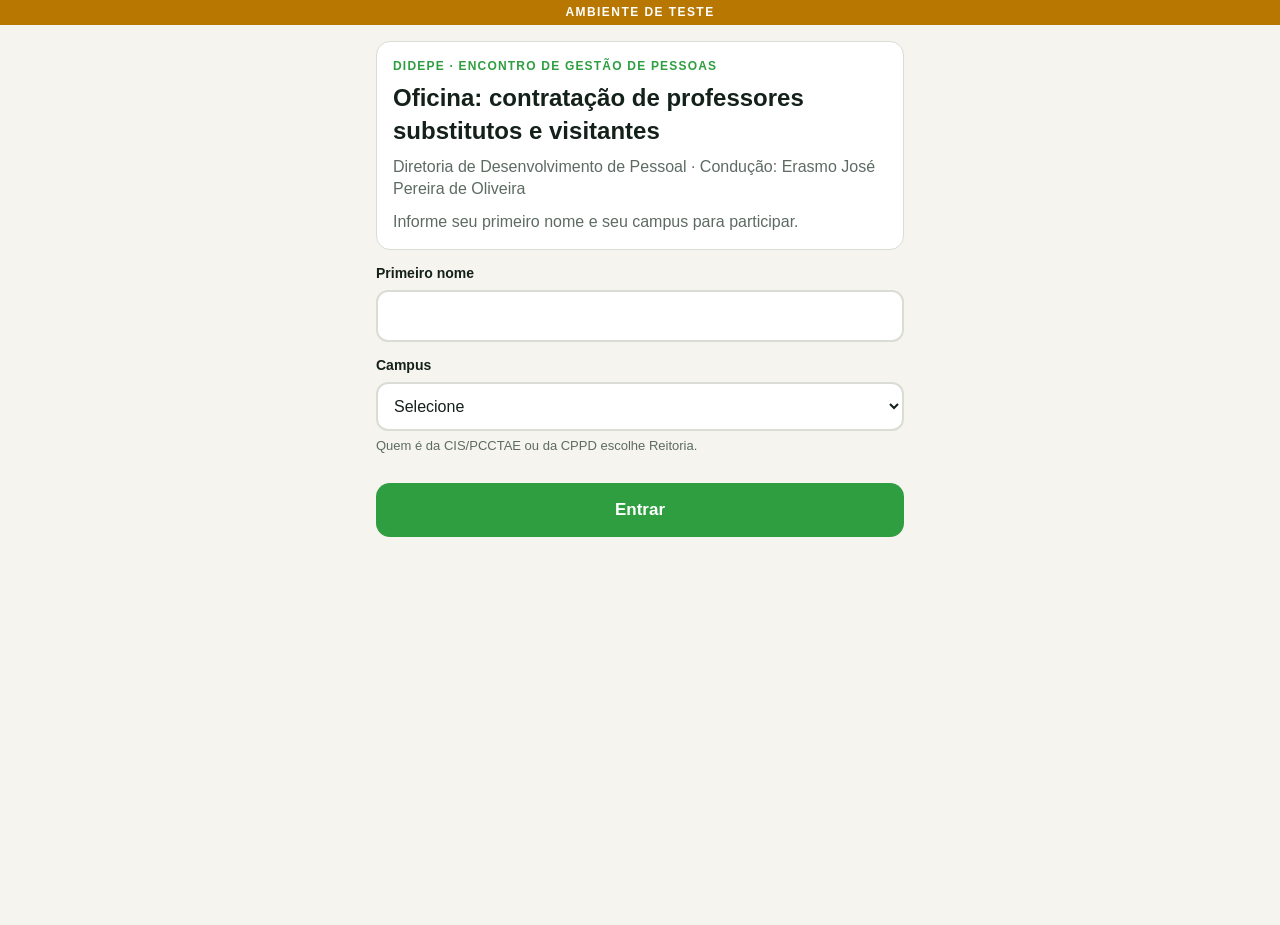
<file: index.html>
<!doctype html>
<html lang="pt-BR">
<head>
<meta charset="utf-8">
<meta name="viewport" content="width=device-width, initial-scale=1, viewport-fit=cover">
<meta name="theme-color" content="#14532d">
<title>Oficina de contratação · IFRN</title>
<link rel="stylesheet" href="css/base.css">
</head>
<body>
<div id="faixa"></div>
<div class="cel">
  <header class="cel-topo" id="topo" hidden>
    <div class="quem" id="quem"></div>
    <div class="placar" id="placar"></div>
  </header>
  <main class="cel-corpo" id="app"></main>
  <nav class="cel-nav" id="nav" hidden>
    <button id="aba-atv" class="ativo">Atividade</button>
    <button id="aba-mural">Dúvidas</button>
  </nav>
</div>
<script src="js/config.js"></script>
<script src="js/api.js"></script>
<script src="js/conteudo.js"></script>
<script src="js/jogar.js"></script>
</body>
</html>
</file>
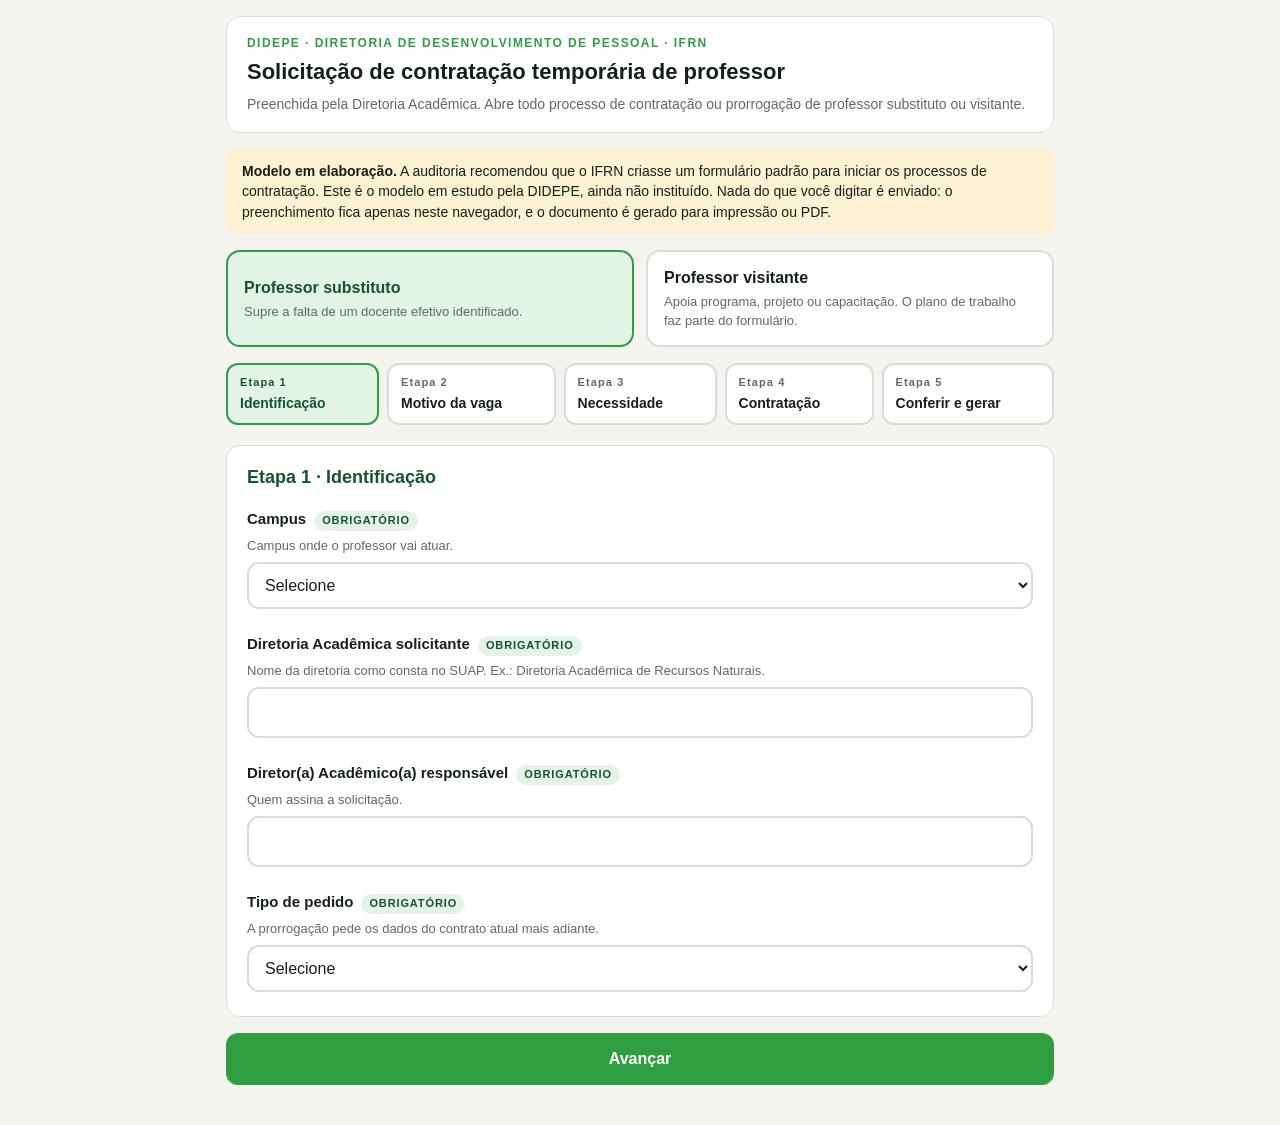
<file: formulario.html>
<!doctype html>
<html lang="pt-BR">
<head>
<meta charset="utf-8">
<meta name="viewport" content="width=device-width, initial-scale=1">
<title>Solicitação de contratação temporária de professor · IFRN</title>
<!-- Arquivo único: funciona offline, basta abrir no navegador. Nada é enviado nem gravado em servidor. -->
<style>
:root{--verde:#2f9e41;--verde-esc:#14532d;--verde-cl:#e3f3e5;--tinta:#14201a;--cinza:#5d6b63;
--linha:#d9ddd4;--papel:#f6f4ee;--vermelho:#cd191e;--vermelho-cl:#fbe6e6;--ambar:#b77700;--ambar-cl:#fdf1d3;--raio:14px}
*{box-sizing:border-box}
[hidden]{display:none !important}
html,body{margin:0;padding:0}
body{font-family:-apple-system,BlinkMacSystemFont,"Segoe UI",Roboto,"Helvetica Neue",Arial,sans-serif;
color:var(--tinta);background:var(--papel);line-height:1.45;-webkit-text-size-adjust:100%}
h1,h2,h3,p{margin:0}
button{font:inherit;color:inherit;cursor:pointer}
.env{max-width:860px;margin:0 auto;padding:16px 16px 40px;display:flex;flex-direction:column;gap:16px}
.cab{background:#fff;border:1px solid var(--linha);border-radius:var(--raio);padding:18px 20px}
.cab .rot{font-size:12px;font-weight:800;letter-spacing:.12em;text-transform:uppercase;color:var(--verde)}
.cab h1{font-size:22px;margin-top:6px;line-height:1.25}
.cab p{color:var(--cinza);font-size:14px;margin-top:8px}
.aviso{background:var(--ambar-cl);border-radius:12px;padding:12px 16px;font-size:14px}
/* seletor de modelo */
.modelos{display:grid;grid-template-columns:1fr 1fr;gap:12px}
.modelos button{border:2px solid var(--linha);background:#fff;border-radius:var(--raio);padding:14px 16px;
text-align:left;min-height:76px;display:flex;flex-direction:column;gap:4px;justify-content:center}
.modelos button b{font-size:16px}
.modelos button span{font-size:13px;color:var(--cinza);font-weight:400}
.modelos button.on{border-color:var(--verde);background:var(--verde-cl)}
.modelos button.on b{color:var(--verde-esc)}
/* etapas */
.etapas{display:flex;gap:8px;overflow-x:auto;padding-bottom:4px}
.etapas button{flex:1 0 auto;min-width:112px;border:2px solid var(--linha);background:#fff;border-radius:12px;
padding:10px 12px;text-align:left;display:flex;flex-direction:column;gap:2px;position:relative}
.etapas button em{font-style:normal;font-size:11px;font-weight:800;letter-spacing:.1em;color:var(--cinza)}
.etapas button b{font-size:14px;font-weight:600}
.etapas button.on{border-color:var(--verde);background:var(--verde-cl)}
.etapas button.on b,.etapas button.on em{color:var(--verde-esc)}
.etapas button.ok em::after{content:" ✓";color:var(--verde)}
.etapas button.falta em::after{content:" !";color:var(--vermelho)}
.painel{background:#fff;border:1px solid var(--linha);border-radius:var(--raio);padding:18px 20px;
display:flex;flex-direction:column;gap:18px}
.painel h2{font-size:18px;color:var(--verde-esc)}
.campo{display:flex;flex-direction:column;gap:6px}
.campo .lin{display:flex;align-items:baseline;gap:8px;flex-wrap:wrap}
.campo label{font-weight:600;font-size:15px}
.marca{font-size:11px;font-weight:800;letter-spacing:.08em;text-transform:uppercase;border-radius:999px;padding:2px 8px}
.marca.ob{background:var(--verde-cl);color:var(--verde-esc)}
.marca.op{background:#eceae3;color:var(--cinza)}
.dica{font-size:13px;color:var(--cinza)}
.campo input,.campo select,.campo textarea{font:inherit;font-size:16px;padding:12px;border:2px solid var(--linha);
border-radius:12px;background:#fff;width:100%;color:var(--tinta)}
.campo textarea{min-height:104px;resize:vertical}
.campo input:focus,.campo select:focus,.campo textarea:focus{outline:none;border-color:var(--verde)}
.campo.erro input,.campo.erro select,.campo.erro textarea,.campo.erro .marcas{border-color:var(--vermelho);background:var(--vermelho-cl)}
.campo .msg{font-size:13px;color:var(--vermelho);font-weight:600}
.duas{display:grid;grid-template-columns:1fr 1fr;gap:16px}
@media (max-width:560px){.duas{grid-template-columns:1fr}.modelos{grid-template-columns:1fr}}
.marcas{display:flex;flex-direction:column;gap:8px;border:2px solid transparent;border-radius:12px}
.marcas label{display:flex;gap:10px;align-items:flex-start;font-size:15px;font-weight:400}
.marcas input{width:20px;height:20px;margin-top:2px;flex:0 0 20px}
.nav{display:flex;gap:12px}
.btn{border:0;background:var(--verde);color:#fff;font-weight:700;font-size:16px;border-radius:12px;
padding:14px 20px;min-height:52px;flex:1}
.btn.sec{background:#fff;color:var(--verde-esc);border:2px solid var(--verde)}
.btn.fraco{background:#fff;color:var(--cinza);border:2px solid var(--linha);font-weight:600}
.btn:disabled{opacity:.5}
.resumo{background:var(--vermelho-cl);border-radius:12px;padding:14px 16px;font-size:14px;color:var(--vermelho);font-weight:600}
.resumo ul{margin:8px 0 0;padding-left:20px;font-weight:400}
/* documento gerado */
#doc{background:#fff;border:1px solid var(--linha);border-radius:var(--raio);padding:40px}
#doc tr{break-inside:avoid}
#suap{display:flex;flex-direction:column;gap:16px}
#suap .intro{font-size:15px;color:var(--cinza)}
#suap .opcao{background:#fff;border:1px solid var(--linha);border-radius:var(--raio);padding:18px 20px;display:flex;flex-direction:column;gap:14px}
#suap .cabo{display:flex;gap:14px;align-items:flex-start}
#suap .num{flex:0 0 34px;height:34px;border-radius:50%;background:var(--verde);color:#fff;font-weight:800;display:grid;place-items:center;font-size:17px}
#suap .sub{display:block;font-size:14px;color:var(--cinza);margin-top:3px}
#suap h3{font-size:17px;color:var(--verde-esc);margin:0}
#suap ol{margin:0;padding-left:20px;font-size:14px;display:flex;flex-direction:column;gap:6px}
#suap a{color:var(--verde-esc)}
#suap .bloco{display:flex;flex-direction:column;gap:6px}
#suap .rotb{font-weight:700;font-size:14px}
#suap textarea{font:13px/1.45 ui-monospace,SFMono-Regular,Menlo,Consolas,monospace;padding:12px;border:2px solid var(--linha);border-radius:12px;background:var(--papel);width:100%;resize:vertical;color:var(--tinta)}
#suap textarea.assunto{min-height:74px;font-family:inherit;font-size:15px}
#suap textarea.codigo{min-height:150px}
#suap .conta{font-size:12px;color:var(--cinza)}
#suap .copiar{align-self:flex-start;border:2px solid var(--verde);background:#fff;color:var(--verde-esc);font-weight:700;border-radius:10px;padding:9px 16px;min-height:42px}
#suap .copiar.larga{align-self:stretch;background:var(--verde);color:#fff;border-color:var(--verde);font-size:16px;min-height:52px}
#suap .copiar.ok{background:var(--verde-cl)}
#doc p{break-after:avoid}
@media print{
  @page{size:A4;margin:18mm 16mm}
  body{background:#fff}
  .env{max-width:none;padding:0;gap:0}
  .nao-imp{display:none !important}
  #doc{border:0;border-radius:0;padding:0}
  #doc{font-size:11pt}
  /* compacta o documento na impressão, sem mexer no que vai para o SUAP */
  #doc td{padding:3px 10px !important}
  #doc table{margin-bottom:6px !important}
  #doc .assina{margin-top:0 !important;break-inside:avoid}
  #doc .risco{margin:14px auto 5px !important}
  #doc hr{margin-bottom:12px !important}
  #doc h2{margin-bottom:7px !important}
}
</style>
</head>
<body>
<div class="env">
  <div class="cab nao-imp">
    <div class="rot">DIDEPE · Diretoria de Desenvolvimento de Pessoal · IFRN</div>
    <h1>Solicitação de contratação temporária de professor</h1>
    <p>Preenchida pela Diretoria Acadêmica. Abre todo processo de contratação ou prorrogação de professor substituto ou visitante.</p>
  </div>
  <div class="aviso nao-imp"><b>Modelo em elaboração.</b> A auditoria recomendou que o IFRN criasse um formulário padrão para iniciar os processos de contratação. Este é o modelo em estudo pela DIDEPE, ainda não instituído. Nada do que você digitar é enviado: o preenchimento fica apenas neste navegador, e o documento é gerado para impressão ou PDF.</div>
  <div class="modelos nao-imp" id="modelos"></div>
  <div class="etapas nao-imp" id="etapas"></div>
  <form id="f" class="painel nao-imp" novalidate></form>
  <div id="resumo" class="resumo nao-imp" hidden></div>
  <div class="nav nao-imp" id="nav"></div>
  <div id="doc" hidden></div>
  <div id="suap" class="nao-imp" hidden></div>
  <div class="nav nao-imp" id="nav2" hidden></div>
</div>
<script>
(function(){
var $=function(id){return document.getElementById(id)};
function esc(s){return String(s==null?'':s).replace(/[&<>"']/g,function(c){
  return {'&':'&amp;','<':'&lt;','>':'&gt;','"':'&quot;',"'":'&#39;'}[c]})}

var CAMPI=['Apodi','Caicó','Canguaretama','Ceará-Mirim','Currais Novos','Ipanguaçu','João Câmara','Jucurutu',
'Lajes','Macau','Mossoró','Natal - Central','Natal - Cidade Alta','Natal - Zona Leste','Natal - Zona Norte',
'Nova Cruz','Parelhas','Parnamirim','Pau dos Ferros','Santa Cruz','São Gonçalo do Amarante','São Paulo do Potengi'];

// Hipóteses do art. 2º da IN 1/2021-DIGPE (Lei 8.745/1993, art. 2º, § 1º). Lista fechada.
var HIP=['Vacância do cargo (exoneração, demissão, posse em cargo inacumulável, falecimento ou aposentadoria)',
'Nomeação para cargo de reitor, vice-reitor, pró-reitor ou diretor de campus',
'Afastamento para participação em programa de pós-graduação stricto sensu',
'Afastamento para tratamento da própria saúde, superior a 60 dias',
'Afastamento para estudo ou missão no exterior','Licença gestante ou adotante',
'Afastamento para servir a organismo internacional','Afastamento para exercício de mandato eletivo',
'Afastamento para servir a outro órgão ou entidade','Licença para acompanhamento de cônjuge ou companheiro',
'Licença para desempenho de mandato classista','Licença para o serviço militar',
'Licença para tratar de assuntos particulares'];
// Finalidades do art. 2º, § 5º, da Lei 8.745/1993. Falta de docente efetivo não é finalidade de visitante.
var FIN=['Apoiar a execução de programa de pós-graduação stricto sensu',
'Contribuir para o aprimoramento de programas de ensino, pesquisa e extensão',
'Contribuir para a execução de programa de capacitação docente',
'Viabilizar intercâmbio científico e tecnológico'];
// Art. 2º da Resolução 35/2022-CONSUP: o visitante pode atuar em todas as ofertas educativas.
var ATU=['Programas de pós-graduação stricto sensu','Cursos de pós-graduação lato sensu',
'Cursos técnicos e de graduação','Programas e projetos de ensino, pesquisa e extensão',
'Programas de capacitação','Intercâmbio científico e tecnológico e parcerias institucionais',
'Editoração e qualificação de periódicos científicos do IFRN'];
var CONTRAT=['Aproveitamento de lista de espera do próprio campus',
'Aproveitamento de lista de espera de outro campus do IFRN',
'Aproveitamento de lista de espera de outra instituição federal de educação profissional e tecnológica',
'Realização de processo seletivo próprio'];
var PEDIDO=['Nova contratação','Prorrogação de contrato'];

var ehProrr=function(d){return d.pedido===PEDIDO[1]};
var ehVac=function(d){return d.hip===HIP[0]};
var ehProprio=function(d){return d.contratacao===CONTRAT[3]};

var ident=[
 {k:'campus',rot:'Campus',tipo:'sel',ops:CAMPI,ob:1,dica:'Campus onde o professor vai atuar.'},
 {k:'diac',rot:'Diretoria Acadêmica solicitante',tipo:'texto',ob:1,dica:'Nome da diretoria como consta no SUAP. Ex.: Diretoria Acadêmica de Recursos Naturais.'},
 {k:'resp',rot:'Diretor(a) Acadêmico(a) responsável',tipo:'texto',ob:1,dica:'Quem assina a solicitação.'},
 {k:'pedido',rot:'Tipo de pedido',tipo:'sel',ops:PEDIDO,ob:1,dica:'A prorrogação pede os dados do contrato atual mais adiante.'}];

var MODELOS={
 sub:{nome:'Professor substituto',chamada:'Supre a falta de um docente efetivo identificado.',
  titulo:'Solicitação de contratação de professor substituto',
  passos:[
   {t:'Identificação',campos:ident},
   {t:'Motivo da vaga',campos:[
     {k:'hip',rot:'Hipótese legal',tipo:'sel',ops:HIP,ob:1,
      dica:'Situação prevista no art. 2º da IN 1/2021. Só constam as hipóteses que a lei autoriza; não há campo "outros".'},
     {k:'efetivo',rot:'Docente efetivo substituído',tipo:'texto',ob:function(d){return !ehVac(d)},oculto:ehVac,
      dica:'Nome completo e matrícula SIAPE de quem se afastou.'},
     {k:'vaga',rot:'Código de vaga',tipo:'texto',ob:ehVac,quando:ehVac,
      dica:'Código da vaga que ficou livre com a vacância.'},
     {k:'ato',rot:'Ato que gerou o motivo',tipo:'texto',ob:1,
      dica:'Portaria, processo ou ato que formalizou o afastamento ou a vacância. Anexe o documento ao processo. Ex.: Portaria 100/2027-RE/IFRN.'},
     {k:'afIni',rot:'Início do afastamento ou da vacância',tipo:'data',ob:1,dica:'Data em que a vaga ficou disponível.'},
     {k:'afFim',rot:'Término do afastamento',tipo:'data',ob:function(d){return !ehVac(d)},oculto:ehVac,
      dica:'Data prevista de retorno do docente. O contrato não pode ultrapassá-la.'}]},
   {t:'Necessidade',campos:[
     {k:'disc',rot:'Disciplinas e cursos atendidos',tipo:'area',ob:1,
      dica:'Liste as disciplinas e os cursos em que o contratado vai atuar.'},
     {k:'ch',rot:'Carga horária semanal em sala',tipo:'texto',dica:'Aulas por semana. Ajuda a justificar o regime pedido.'},
     {k:'regime',rot:'Regime de trabalho',tipo:'sel',ops:['20 horas','40 horas'],ob:1,dica:'Conforme a necessidade da diretoria.'},
     {k:'ini',rot:'Início pretendido do contrato',tipo:'data',ob:1,
      dica:'Pode coincidir com o início do afastamento. Não espere o início das aulas: antes delas há planejamento.'},
     {k:'fim',rot:'Término pretendido do contrato',tipo:'data',ob:1,
      dica:'Até 1 ano e nunca além do término do afastamento. A prorrogação é pedida depois, em novo documento.'},
     {k:'cal',rot:'Referência ao calendário acadêmico',tipo:'texto',ob:1,
      dica:'Semestre letivo e data de início das aulas. Ex.: 2027.1, aulas a partir de 08/03/2027.'}]},
   {t:'Contratação',campos:[
     {k:'contratacao',rot:'Forma de contratação sugerida',tipo:'sel',ops:CONTRAT,ob:1,
      dica:'A escolha entre aproveitamento e processo seletivo próprio só se concretiza depois de autorizada a contratação. Não faça contato com candidatos antes da convocação formal.'},
     {k:'prog',rot:'Programa e temas da prova de desempenho didático',tipo:'area',ob:ehProprio,quando:ehProprio,
      dica:'Elaborados por docentes efetivos da área.'},
     {k:'banca',rot:'Indicação da banca examinadora',tipo:'area',ob:ehProprio,quando:ehProprio,
      dica:'Três titulares e respectivos suplentes, com nome, titulação e justificativa do perfil técnico de cada um.'},
     {k:'contrato',rot:'Número do contrato a prorrogar',tipo:'texto',ob:ehProrr,quando:ehProrr,dica:'Como registrado no SUAP.'},
     {k:'vig',rot:'Vigência original e aditivos',tipo:'texto',ob:ehProrr,quando:ehProrr,dica:'Períodos já cumpridos, para conferência do limite de 2 anos.'},
     {k:'obs',rot:'Observações',tipo:'area',dica:'Qualquer informação que ajude a COGPE e a Direção-Geral a analisar o pedido.'}]}]},

 vis:{nome:'Professor visitante',chamada:'Apoia programa, projeto ou capacitação. O plano de trabalho faz parte do formulário.',
  titulo:'Solicitação de contratação de professor visitante',
  passos:[
   {t:'Identificação',campos:ident.concat([
     {k:'mod',rot:'Modalidade',tipo:'sel',ops:['Professor visitante (PV)','Professor visitante estrangeiro (PVE)'],ob:1,
      dica:'O PVE admite prazo inicial maior.'}])},
   {t:'Objetivo',campos:[
     {k:'fin',rot:'Finalidade da contratação',tipo:'sel',ops:FIN,ob:1,
      dica:'Lista fechada do art. 2º, § 5º, da Lei 8.745/1993. Falta de docente efetivo não é motivo para contratar visitante.'},
     {k:'atu',rot:'Onde o visitante vai atuar',tipo:'multi',ops:ATU,ob:1,
      dica:'Marque todas as ofertas previstas. Não há restrição de oferta educativa (Res. 35/2022, art. 2º).'}]},
   {t:'Plano de trabalho',campos:[
     {k:'vinc',rot:'Programa, curso ou projeto a que se vincula',tipo:'texto',ob:1,dica:'Nome do programa, curso ou projeto, com o respectivo processo quando houver.'},
     {k:'eixo',rot:'Eixo',tipo:'multi',ops:['Ensino','Pesquisa','Extensão'],ob:1,dica:'Pode marcar mais de um.'},
     {k:'just',rot:'Justificativa: aprimoramento pretendido',tipo:'area',ob:1,
      dica:'Descreva o que a contratação acrescenta ao programa, projeto ou área — o aprimoramento em ensino, pesquisa ou extensão, nos termos do art. 2º, § 5º, da Lei 8.745/1993. Não escreva que falta docente na área: carência de docente é motivo de professor substituto, não de visitante.'},
     {k:'ativ',rot:'Atividades previstas',tipo:'area',ob:1,dica:'Uma por linha, com a carga horária semanal de cada uma.'},
     {k:'metas',rot:'Metas e produtos esperados',tipo:'area',ob:1,
      dica:'Servem de base ao relatório de atividades e a eventual prorrogação.'},
     {k:'crono',rot:'Cronograma',tipo:'area',ob:1,dica:'Por mês ou por semestre.'}]},
   {t:'Perfil e prazo',campos:[
     {k:'tit',rot:'Titulação exigida',tipo:'sel',ob:1,
      ops:['Doutor há pelo menos 2 anos','Exceção do art. 6º da Res. 35/2022 (somente se não houver doutor aprovado no certame)'],
      dica:'A exceção exige mestre há 2 anos com produção nos últimos 5 anos.'},
     {k:'area',rot:'Área de conhecimento',tipo:'texto',ob:1,dica:'Área exigida do candidato.'},
     {k:'regime',rot:'Regime de trabalho',tipo:'sel',ops:['20 horas','40 horas'],ob:1},
     {k:'ini',rot:'Início pretendido do contrato',tipo:'data',ob:1},
     {k:'fim',rot:'Término pretendido do contrato',tipo:'data',ob:1,dica:'PV: até 1 ano. PVE: até 2 anos. A prorrogação é pedida depois.'},
     {k:'contrato',rot:'Número do contrato a prorrogar',tipo:'texto',ob:ehProrr,quando:ehProrr,dica:'Como registrado no SUAP.'},
     {k:'vig',rot:'Vigência original e aditivos',tipo:'texto',ob:ehProrr,quando:ehProrr},
     {k:'rel',rot:'Relatório de atividades',tipo:'area',ob:ehProrr,quando:ehProrr,
      dica:'Informe o documento do relatório aprovado pela Diretoria Acadêmica e o resultado alcançado.'},
     {k:'obs',rot:'Observações',tipo:'area'}]}]}
};

var modelo='sub', passo=0, dados={}, conferido=false;
// Alterar estes campos faz aparecer ou sumir outros; só então o painel é redesenhado.
var REDESENHA=['pedido','hip','contratacao','mod'];
var CH='ifrn_form_contratacao';

function vis(c){ return !(c.quando && !c.quando(dados)) && !(c.oculto && c.oculto(dados)) }
function obrig(c){ return typeof c.ob==='function' ? !!c.ob(dados) : !!c.ob }
function val(k){ var v=dados[k]; return v==null?'':v }
function preenchido(c){
  var v=dados[c.k];
  if(c.tipo==='multi') return !!(v && v.length);
  return !!(v && String(v).trim());
}
function dias(a,b){ return Math.round((new Date(b)-new Date(a))/864e5) }
function dataBR(d){ return d? d.split('-').reverse().join('/') : '' }

function faltantes(i){
  var r=[];
  MODELOS[modelo].passos[i].campos.forEach(function(c){
    if(vis(c) && obrig(c) && !preenchido(c)) r.push(c);
  });
  return r;
}
function criticas(){
  var e=[], d=dados;
  if(d.ini && d.fim){
    if(dias(d.ini,d.fim)<=0) e.push('O término do contrato deve ser posterior ao início.');
    else{
      var max = modelo==='sub' ? 366 : (/PVE/.test(d.mod||'') ? 731 : 366);
      if(dias(d.ini,d.fim)>max) e.push(modelo==='sub'
        ? 'O contrato inicial de substituto é de até 1 ano (Lei 8.745/1993, art. 4º, II). A prorrogação é pedida depois.'
        : 'Prazo inicial acima do permitido: PV até 1 ano, PVE até 2 anos (Res. 35/2022, art. 4º).');
    }
  }
  if(modelo==='sub'){
    if(d.afIni && d.ini && dias(d.afIni,d.ini)<0) e.push('O contrato não pode começar antes do afastamento do docente efetivo.');
    if(!ehVac(d) && d.afFim && d.fim && dias(d.fim,d.afFim)<0) e.push('O contrato não pode ultrapassar o término do afastamento (IN 1/2021, art. 4º, § 1º).');
  }
  return e;
}
function salvar(){ try{ localStorage.setItem(CH, JSON.stringify({m:modelo,d:dados})) }catch(e){} }
function carregar(){ try{ var j=JSON.parse(localStorage.getItem(CH)||'null');
  if(j && j.d){ modelo=j.m||'sub'; dados=j.d } }catch(e){} }

function desenhaModelos(){
  $('modelos').innerHTML=Object.keys(MODELOS).map(function(k){
    return '<button data-m="'+k+'" class="'+(k===modelo?'on':'')+'"><b>'+esc(MODELOS[k].nome)+'</b><span>'+esc(MODELOS[k].chamada)+'</span></button>'
  }).join('');
  Array.prototype.forEach.call($('modelos').querySelectorAll('button'),function(b){
    b.onclick=function(){ if(b.dataset.m===modelo) return;
      modelo=b.dataset.m; dados={}; passo=0; conferido=false; salvar(); tudo(); }
  });
}
function desenhaEtapas(){
  var ps=MODELOS[modelo].passos;
  var h=ps.map(function(p,i){
    var cls=i===passo?'on':(conferido&&faltantes(i).length?'falta':(preenchidoPasso(i)?'ok':''));
    return '<button data-i="'+i+'" class="'+cls+'"><em>Etapa '+(i+1)+'</em><b>'+esc(p.t)+'</b></button>'
  }).join('');
  h+='<button data-i="'+ps.length+'" class="'+(passo===ps.length?'on':'')+'"><em>Etapa '+(ps.length+1)+'</em><b>Conferir e gerar</b></button>';
  $('etapas').innerHTML=h;
  Array.prototype.forEach.call($('etapas').querySelectorAll('button'),function(b){
    b.onclick=function(){ passo=+b.dataset.i; tudo() }
  });
}
function preenchidoPasso(i){
  var cs=MODELOS[modelo].passos[i].campos.filter(function(c){return vis(c)&&obrig(c)});
  return cs.length>0 && cs.every(preenchido);
}
function campoHTML(c){
  var id='c_'+c.k, m=obrig(c)?'<span class="marca ob">obrigatório</span>':'<span class="marca op">opcional</span>';
  var h='<div class="campo" data-k="'+c.k+'"><div class="lin"><label for="'+id+'">'+esc(c.rot)+'</label>'+m+'</div>';
  if(c.dica) h+='<span class="dica">'+esc(c.dica)+'</span>';
  if(c.tipo==='texto') h+='<input id="'+id+'" value="'+esc(val(c.k))+'">';
  else if(c.tipo==='data') h+='<input type="date" id="'+id+'" value="'+esc(val(c.k))+'">';
  else if(c.tipo==='area') h+='<textarea id="'+id+'">'+esc(val(c.k))+'</textarea>';
  else if(c.tipo==='sel'){
    h+='<select id="'+id+'"><option value="">Selecione</option>'+c.ops.map(function(o){
      return '<option'+(val(c.k)===o?' selected':'')+'>'+esc(o)+'</option>'}).join('')+'</select>';
  } else if(c.tipo==='multi'){
    var sel=dados[c.k]||[];
    h+='<div class="marcas">'+c.ops.map(function(o,i){
      return '<label><input type="checkbox" data-k="'+c.k+'" value="'+esc(o)+'"'+(sel.indexOf(o)>=0?' checked':'')+'><span>'+esc(o)+'</span></label>'
    }).join('')+'</div>';
  }
  h+='<span class="msg"></span></div>';
  return h;
}
function desenhaPainel(){
  var ps=MODELOS[modelo].passos;
  if(passo>=ps.length) return desenhaConferencia();
  $('f').hidden=false; $('doc').hidden=true; $('nav2').hidden=true; $('suap').hidden=true;
  var p=ps[passo];
  $('f').innerHTML='<h2>Etapa '+(passo+1)+' · '+esc(p.t)+'</h2>'+
    p.campos.filter(vis).map(campoHTML).join('');
  $('f').oninput=$('f').onchange=function(ev){
    var t=ev.target, k=t.dataset.k;
    if(t.type==='checkbox'){
      var arr=(dados[k]||[]).slice(), i=arr.indexOf(t.value);
      if(t.checked){ if(i<0) arr.push(t.value) } else if(i>=0) arr.splice(i,1);
      dados[k]=arr;
    } else {
      var cp=t.closest('.campo'); if(!cp) return;
      dados[cp.dataset.k]=t.value;
    }
    salvar();
    if(ev.type==='change' && REDESENHA.indexOf(k || (t.closest('.campo')||{dataset:{}}).dataset.k)>=0){ desenhaPainel(); return }
    desenhaEtapas(); marcaErros();
  };
  marcaErros();
  $('resumo').hidden=true;
  $('nav').innerHTML=
    (passo>0?'<button class="btn sec" id="volta">Voltar</button>':'')+
    '<button class="btn" id="segue">Avançar</button>';
  $('segue').onclick=function(){ passo++; tudo(); window.scrollTo(0,0) };
  if($('volta')) $('volta').onclick=function(){ passo--; tudo(); window.scrollTo(0,0) };
}
function marcaErros(){
  if(!conferido) return;
  var faltam=faltantes(passo).map(function(c){return c.k});
  Array.prototype.forEach.call($('f').querySelectorAll('.campo'),function(el){
    var ruim=faltam.indexOf(el.dataset.k)>=0;
    el.classList.toggle('erro',ruim);
    el.querySelector('.msg').textContent=ruim?'Campo obrigatório.':'';
  });
}
function desenhaConferencia(){
  conferido=true;
  $('f').hidden=true; $('nav').innerHTML='';
  var ps=MODELOS[modelo].passos, pend=[];
  ps.forEach(function(p,i){ faltantes(i).forEach(function(c){ pend.push('Etapa '+(i+1)+' · '+p.t+': '+c.rot) }) });
  var crit=criticas();
  if(pend.length||crit.length){
    $('doc').hidden=true; $('nav2').hidden=true; $('suap').hidden=true;
    $('resumo').hidden=false;
    $('resumo').innerHTML='Faltam informações para gerar o documento.'+
      '<ul>'+pend.concat(crit).map(function(t){return '<li>'+esc(t)+'</li>'}).join('')+'</ul>';
    $('nav').innerHTML='<button class="btn sec" id="volta">Voltar</button>';
    $('volta').onclick=function(){ passo=ps.length-1; tudo(); window.scrollTo(0,0) };
    desenhaEtapas();
    return;
  }
  $('resumo').hidden=true;
  $('doc').hidden=false; $('doc').innerHTML=documento(false);
  desenhaSuap();
  $('nav2').hidden=false;
  $('nav2').innerHTML='<button class="btn sec" id="voltaC">Voltar e editar</button>'+
    '<button class="btn fraco" id="limpa">Limpar formulário</button>';
  $('voltaC').onclick=function(){ passo=ps.length-1; tudo(); window.scrollTo(0,0) };
  $('limpa').onclick=function(){
    if(!confirm('Apagar tudo o que foi preenchido neste navegador?')) return;
    dados={}; passo=0; conferido=false; salvar(); tudo(); window.scrollTo(0,0);
  };
}
// Documento em HTML com estilo embutido: serve para a tela, para o PDF e para colar no SUAP.
// Identidade DIDEPE: verde institucional, filete de destaque, rótulos em caixa-alta espaçada.
var V={esc:'#14532d',ver:'#2f9e41',cl:'#e3f3e5',palha:'#f7f6f2',tinta:'#14201a',cinza:'#5d6b63',linha:'#dcdfd8'};
function documento(paraSuap){
  var M=MODELOS[modelo], d=dados;
  var fonte=paraSuap?'Calibri,Carlito,Arial,sans-serif':'inherit';
  // Cada dado é uma linha; o rótulo fica numa faixa clara à esquerda.
  function li(rot,v){
    if(!v) return '';
    return '<tr>'+
      '<td style="width:30%;padding:7px 12px;color:'+V.cinza+';vertical-align:top;'+
      'background:'+V.palha+';border-bottom:1px solid '+V.linha+';border-right:1px solid '+V.linha+'">'+esc(rot)+'</td>'+
      '<td style="padding:7px 12px;vertical-align:top;border-bottom:1px solid '+V.linha+'">'+
      esc(v).replace(/\n/g,'<br>')+'</td></tr>';
  }
  // Cada bloco é uma tabela própria, aberta por uma faixa verde com o nome da seção.
  function sec(t,corpo){
    if(!corpo) return '';
    return '<table style="width:100%;border-collapse:collapse;margin:0 0 16px;'+
      'border:1px solid '+V.linha+'"><tr><td colspan="2" style="background:'+V.cl+';'+
      'border-left:4px solid '+V.ver+';border-bottom:1px solid '+V.linha+';padding:7px 12px;'+
      'font-size:9.5pt;font-weight:bold;letter-spacing:1.2px;color:'+V.esc+'">'+
      esc(t.toUpperCase())+'</td></tr>'+corpo+'</table>';
  }
  var h='<div style="font-family:'+fonte+';color:'+V.tinta+';font-size:11pt;line-height:1.45">';
  if(!paraSuap){
    h+='<div style="text-align:center;font-size:9pt;letter-spacing:.6px;text-transform:uppercase;line-height:1.5">'+
      '<div>Ministério da Educação</div>'+
      '<div style="font-weight:bold">Instituto Federal de Educação, Ciência e Tecnologia do Rio Grande do Norte</div></div>'+
      '<div style="border-top:2px solid '+V.tinta+';margin:10px 0 18px"></div>';
  }
  h+='<div style="text-align:center">'+
    '<p style="margin:0 0 4px;font-size:9pt;font-weight:bold;letter-spacing:1.4px;color:'+V.ver+'">'+
    esc(('Campus '+(d.campus||'')+' · '+(d.diac||'')).toUpperCase())+'</p>'+
    '<h2 style="margin:0 0 10px;font-size:15pt;line-height:1.25;color:'+V.esc+'">'+
    esc(M.titulo)+(ehProrr(d)?' — prorrogação':'')+'</h2>'+
    '<hr style="border:0;border-top:3px solid '+V.ver+';width:64px;margin:0 auto 20px">'+
    '</div>';
  h+=sec('Identificação', li('Responsável',d.resp)+li('Tipo de pedido',d.pedido)+li('Modalidade',d.mod));
  if(modelo==='sub'){
    h+=sec('Motivo da vaga', li('Hipótese legal',d.hip)+li('Docente efetivo substituído',d.efetivo)+
      li('Código de vaga',d.vaga)+li('Ato que gerou o motivo',d.ato)+
      li('Afastamento ou vacância', dataBR(d.afIni)+(d.afFim?' a '+dataBR(d.afFim):'')));
    h+=sec('Necessidade', li('Disciplinas e cursos',d.disc)+li('Carga horária semanal',d.ch)+
      li('Regime de trabalho',d.regime)+li('Período pretendido',dataBR(d.ini)+' a '+dataBR(d.fim))+
      li('Calendário acadêmico',d.cal));
    h+=sec('Forma de contratação', li('Forma sugerida',d.contratacao)+
      li('Programa e temas da prova',d.prog)+li('Banca indicada',d.banca));
  } else {
    h+=sec('Objetivo', li('Finalidade',d.fin)+li('Atuação',(d.atu||[]).join('; ')));
    h+=sec('Plano de trabalho', li('Vínculo',d.vinc)+li('Eixo',(d.eixo||[]).join(', '))+
      li('Aprimoramento pretendido',d.just)+li('Atividades previstas',d.ativ)+
      li('Metas e produtos esperados',d.metas)+li('Cronograma',d.crono));
    h+=sec('Perfil e prazo', li('Titulação exigida',d.tit)+li('Área de conhecimento',d.area)+
      li('Regime de trabalho',d.regime)+li('Período pretendido',dataBR(d.ini)+' a '+dataBR(d.fim)));
  }
  if(ehProrr(d)) h+=sec('Prorrogação', li('Contrato',d.contrato)+li('Vigência original e aditivos',d.vig)+
    li('Relatório de atividades',d.rel));
  h+=sec('Observações', li('Observações',d.obs));
  h+=sec('Encaminhamento', li('À','Coordenação de Gestão de Pessoas do campus, para análise do motivo da vaga, '+
    'juntada do relatório de contratos vigentes e manifestação.'));
  if(!paraSuap){
    h+='<div class="assina" style="margin-top:8px;text-align:center;font-size:10pt">'+
      '<div class="risco" style="width:280px;border-top:1px solid '+V.tinta+';margin:24px auto 6px"></div>'+
      esc(d.resp||'')+'<br><span style="color:'+V.cinza+'">Diretor(a) Acadêmico(a) · Campus '+esc(d.campus||'')+
      '</span></div>';
  }
  h+='<p style="margin:16px 0 0;font-size:8pt;letter-spacing:.8px;color:'+V.cinza+';text-align:center">'+
    'MODELO PADRÃO · DIDEPE/DIGPE/RE · IFRN</p>';
  h+='</div>';
  return h;
}
// Assunto sugerido para o campo do SUAP, limitado a 255 caracteres.
function assunto(){
  var d=dados, t;
  if(modelo==='sub'){
    t='Solicitação de contratação de professor substituto para o Campus '+(d.campus||'')+
      ', regime de '+(d.regime||'')+', no período de '+dataBR(d.ini)+' a '+dataBR(d.fim)+
      (d.hip?', em razão de: '+d.hip.charAt(0).toLowerCase()+d.hip.slice(1):'')+'.';
  } else {
    t='Solicitação de contratação de '+((d.mod||'professor visitante').replace(/\s*\(P?VE?\)\s*$/,'').toLowerCase())+
      ' para o Campus '+(d.campus||'')+', regime de '+(d.regime||'')+
      ', no período de '+dataBR(d.ini)+' a '+dataBR(d.fim)+
      (d.vinc?', vinculado a: '+d.vinc:'')+'.';
  }
  if(ehProrr(d)) t='Prorrogação — '+t.charAt(0).toLowerCase()+t.slice(1);
  t=t.replace(/\s+/g,' ').trim();
  return t.length>255 ? t.slice(0,254).replace(/[\s,;.]+$/,'')+'…' : t;
}
function copiador(btn, el){
  btn.onclick=function(){
    var txt=el.value, pronto=function(){
      btn.textContent='Copiado ✓'; btn.classList.add('ok');
      setTimeout(function(){ btn.textContent=btn.dataset.rot; btn.classList.remove('ok') },2200);
    };
    if(navigator.clipboard && navigator.clipboard.writeText){
      navigator.clipboard.writeText(txt).then(pronto, function(){ el.select(); document.execCommand('copy'); pronto() });
    } else { el.select(); document.execCommand('copy'); pronto() }
  };
}
function desenhaSuap(){
  var a=assunto(), cod=documento(true);
  $('suap').hidden=false;
  $('suap').innerHTML=
    '<p class="intro">O documento está pronto. Escolha por onde ele vai ser assinado.</p>'+

    '<div class="opcao"><div class="cabo"><span class="num">1</span>'+
    '<div><h3>Criar o documento dentro do SUAP</h3>'+
    '<span class="sub">O documento nasce no SUAP e é assinado lá mesmo. É o caminho indicado.</span></div></div>'+
    '<ol>'+
    '<li>Abra <a href="https://suap.ifrn.edu.br/admin/documento_eletronico/documentotexto/add/" target="_blank" rel="noopener">Adicionar Documento de Texto</a> no SUAP.</li>'+
    '<li>Em <b>Tipo do Documento</b> escolha <b>Formulário</b> e em <b>Modelo</b>, <b>Formulário Simples</b>.</li>'+
    '<li>Cole o <b>assunto</b> abaixo no campo <b>Assunto</b>, escolha o <b>Setor Dono</b> e salve.</li>'+
    '<li>No documento criado, clique em <b>Editar &gt; Texto</b>.</li>'+
    '<li>No editor, clique no botão <b>&lt;&gt;</b> (código-fonte) e cole o <b>código</b> abaixo. Salve.</li>'+
    '<li>Confira a visualização, clique em <b>Concluir</b> e assine eletronicamente.</li>'+
    '</ol>'+
    '<div class="bloco"><span class="rotb">Assunto</span>'+
    '<textarea class="assunto" id="s-assunto" readonly>'+esc(a)+'</textarea>'+
    '<span class="conta">'+a.length+' de 255 caracteres</span>'+
    '<button class="copiar" id="s-ca" data-rot="Copiar assunto">Copiar assunto</button></div>'+
    '<div class="bloco"><span class="rotb">Código do documento</span>'+
    '<span class="conta">Cole no editor do SUAP, dentro do botão &lt;&gt;. O cabeçalho com o brasão e a assinatura o SUAP acrescenta sozinho.</span>'+
    '<textarea class="codigo" id="s-cod" readonly>'+esc(cod)+'</textarea>'+
    '<button class="copiar" id="s-cc" data-rot="Copiar código">Copiar código</button></div></div>'+

    '<div class="opcao"><div class="cabo"><span class="num">2</span>'+
    '<div><h3>Gerar o PDF e assinar no gov.br</h3>'+
    '<span class="sub">Use quando preferir assinar fora do SUAP. O PDF já sai com cabeçalho institucional e linha de assinatura.</span></div></div>'+
    '<ol>'+
    '<li>Gere o arquivo no botão abaixo: na janela de impressão, escolha <b>Salvar como PDF</b>.</li>'+
    '<li>Assine o PDF no <a href="https://assinador.iti.br" target="_blank" rel="noopener">assinador do gov.br</a>, com conta nível prata ou ouro.</li>'+
    '<li>No processo do SUAP, faça o <b>upload do PDF assinado</b> como documento externo.</li>'+
    '</ol>'+
    '<button class="copiar larga" id="s-pdf" data-rot="Gerar PDF para assinar">Gerar PDF para assinar</button></div>';
  copiador($('s-ca'), $('s-assunto'));
  copiador($('s-cc'), $('s-cod'));
  $('s-pdf').onclick=function(){ window.print() };
}
function tudo(){ desenhaModelos(); desenhaEtapas(); desenhaPainel() }
carregar(); tudo();
})();
</script>
</body>
</html>
</file>
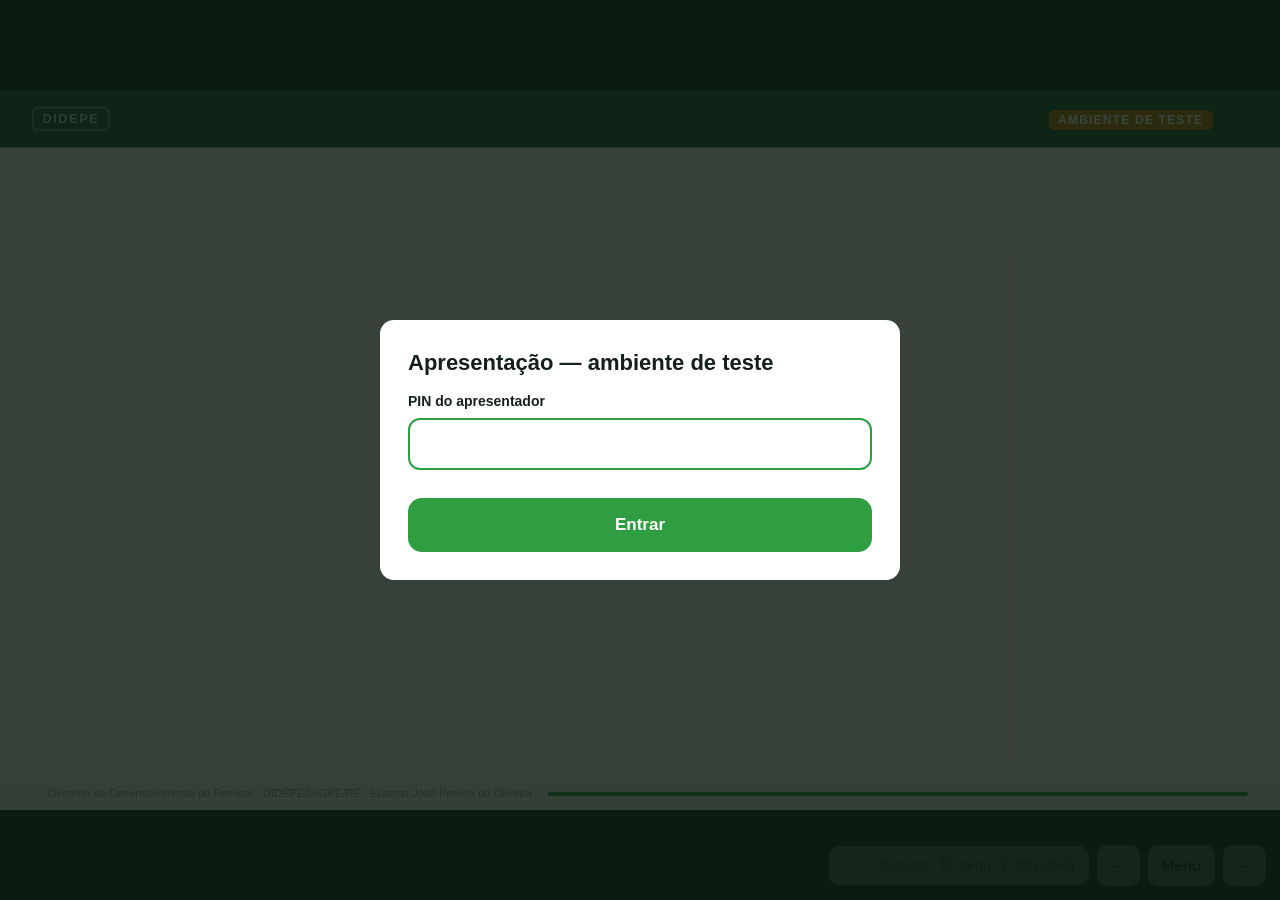
<file: tela.html>
<!doctype html>
<html lang="pt-BR">
<head>
<meta charset="utf-8">
<meta name="viewport" content="width=device-width, initial-scale=1">
<meta name="robots" content="noindex">
<title>Apresentação · Oficina de contratação</title>
<link rel="stylesheet" href="css/base.css">
<link rel="stylesheet" href="css/tela.css">
</head>
<body>
<div id="palco">
  <div class="t-topo"><div class="esq"><span class="marca">DIDEPE</span><div class="bloco" id="t-bloco"></div></div><div class="dir"><span id="t-teste"></span><span id="t-part"></span><span class="ritmo" id="t-ritmo"></span><span id="t-hora"></span><span class="fim" id="t-fim"></span></div></div>
  <div class="t-corpo" id="corpo"></div>
  <div class="t-rodape"><span id="t-pos"></span><span class="autoria">Diretoria de Desenvolvimento de Pessoal · DIDEPE/DIGPE/RE · Erasmo José Pereira de Oliveira</span><div class="barra"><i id="t-barra"></i></div></div>
</div>
<div class="ctl"><span class="ajuda">← → avançar · M menu · F tela cheia</span><button id="b-volta">←</button><button id="b-menu">Menu</button><button id="b-avanca">→</button></div>
<div id="sobre"></div>
<script src="js/config.js"></script>
<script src="js/qrcode.js"></script>
<script src="js/api.js"></script>
<script src="js/conteudo.js"></script>
<script src="js/gabarito.js"></script>
<script src="js/roteiro.js"></script>
<script src="js/tela.js"></script>
</body>
</html>
</file>
<file: css/base.css>
:root {
  --verde: #2f9e41; --verde-esc: #14532d; --verde-cl: #e3f3e5;
  --tinta: #14201a; --cinza: #5d6b63; --linha: #d9ddd4; --papel: #f6f4ee; --branco: #ffffff;
  --vermelho: #cd191e; --vermelho-cl: #fbe6e6; --ambar: #b77700; --ambar-cl: #fdf1d3;
  --raio: 14px;
  --fonte: -apple-system, BlinkMacSystemFont, "Segoe UI", Roboto, "Helvetica Neue", Arial, sans-serif;
}
* { box-sizing: border-box; }
[hidden] { display: none !important; }
html, body { margin: 0; padding: 0; }
body { font-family: var(--fonte); color: var(--tinta); background: var(--papel); line-height: 1.4; -webkit-text-size-adjust: 100%; }
h1, h2, h3, p { margin: 0; }
button { font: inherit; color: inherit; cursor: pointer; }
.faixa-teste { background: var(--ambar); color: #fff; text-align: center; font-weight: 700; font-size: 12px; letter-spacing: .12em; padding: 4px 8px; }

/* ---------- celular ---------- */
.cel { max-width: 560px; margin: 0 auto; min-height: 100dvh; display: flex; flex-direction: column; }
.cel-topo { background: var(--verde-esc); color: #fff; padding: 12px 16px; display: flex; align-items: center; justify-content: space-between; gap: 12px; position: sticky; top: 0; z-index: 5; }
.cel-topo .quem { font-weight: 700; font-size: 16px; overflow: hidden; text-overflow: ellipsis; white-space: nowrap; }
.cel-topo .quem small { display: block; font-weight: 400; opacity: .8; font-size: 12px; }
.cel-topo .placar { text-align: right; font-variant-numeric: tabular-nums; white-space: nowrap; }
.cel-topo .placar b { font-size: 20px; }
.cel-topo .placar small { display: block; opacity: .8; font-size: 12px; }
.cel-corpo { flex: 1; padding: 16px; display: flex; flex-direction: column; gap: 14px; }
.cel-nav { display: grid; grid-template-columns: 1fr 1fr; border-top: 1px solid var(--linha); background: var(--branco); position: sticky; bottom: 0; }
.cel-nav button { border: 0; background: none; padding: 14px 8px; font-weight: 600; color: var(--cinza); border-top: 3px solid transparent; }
.cel-nav button.ativo { color: var(--verde-esc); border-top-color: var(--verde); }
.cartao { background: var(--branco); border: 1px solid var(--linha); border-radius: var(--raio); padding: 16px; }
.rotulo { font-size: 12px; font-weight: 700; letter-spacing: .1em; text-transform: uppercase; color: var(--verde); }
.pergunta { font-size: 18px; font-weight: 600; margin-top: 6px; }
.opcoes { display: flex; flex-direction: column; gap: 10px; }
.opcao { text-align: left; background: var(--branco); border: 2px solid var(--linha); border-radius: var(--raio); padding: 14px 16px; font-size: 16px; min-height: 52px; width: 100%; display: flex; gap: 12px; align-items: center; }
.opcao .marca { flex: 0 0 22px; height: 22px; border-radius: 50%; border: 2px solid var(--linha); }
.opcao.multi .marca { border-radius: 6px; }
.opcao.sel { border-color: var(--verde); background: var(--verde-cl); }
.opcao.sel .marca { border-color: var(--verde); background: var(--verde); box-shadow: inset 0 0 0 3px #fff; }
.opcao.certa { border-color: var(--verde); background: var(--verde-cl); }
.opcao.errada { border-color: var(--vermelho); background: var(--vermelho-cl); }
.btn { border: 0; background: var(--verde); color: #fff; font-weight: 700; font-size: 17px; border-radius: var(--raio); padding: 15px 18px; width: 100%; min-height: 54px; }
.btn:disabled { background: #b9c2bb; }
.btn.sec { background: var(--branco); color: var(--verde-esc); border: 2px solid var(--verde); }
.campo { display: flex; flex-direction: column; gap: 6px; }
.campo label { font-weight: 600; font-size: 14px; }
.campo .ajuda { font-size: 13px; color: var(--cinza); }
.campo input, .campo select, .campo textarea { font: inherit; font-size: 16px; padding: 13px 12px; border: 2px solid var(--linha); border-radius: 12px; background: #fff; width: 100%; color: var(--tinta); }
.campo textarea { min-height: 110px; resize: vertical; }
.campo input:focus, .campo select:focus, .campo textarea:focus { outline: none; border-color: var(--verde); }
.aviso { text-align: center; padding: 28px 16px; }
.aviso .icone { font-size: 44px; line-height: 1; }
.aviso h2 { font-size: 22px; margin-top: 10px; }
.aviso p { color: var(--cinza); margin-top: 6px; }
.resultado { border-radius: var(--raio); padding: 18px; text-align: center; font-weight: 700; font-size: 20px; }
.resultado.ok { background: var(--verde-cl); color: var(--verde-esc); }
.resultado.nao { background: var(--vermelho-cl); color: var(--vermelho); }
.resultado small { display: block; font-weight: 500; font-size: 14px; margin-top: 4px; }
.erro { color: var(--vermelho); font-size: 14px; font-weight: 600; }
.ordem-item { display: grid; grid-template-columns: 30px 1fr auto; gap: 10px; align-items: center; background: #fff; border: 2px solid var(--linha); border-radius: 12px; padding: 10px; }
.ordem-item .n { font-weight: 800; color: var(--verde); text-align: center; }
.ordem-item .setas { display: flex; gap: 6px; }
.ordem-item .setas button { width: 42px; height: 42px; border-radius: 10px; border: 2px solid var(--linha); background: var(--papel); font-size: 18px; }
.mural-item { display: grid; grid-template-columns: 1fr auto; gap: 12px; align-items: center; background: #fff; border: 1px solid var(--linha); border-radius: 12px; padding: 12px; }
.voto { min-width: 58px; border: 2px solid var(--linha); background: #fff; border-radius: 12px; padding: 8px 6px; font-weight: 700; text-align: center; }
.voto.meu { border-color: var(--verde); background: var(--verde-cl); color: var(--verde-esc); }
.caso-texto { background: var(--ambar-cl); border-radius: 12px; padding: 14px; font-size: 15px; }
</file>
<file: css/tela.css>
/* Tela de apresentação: palco fixo de 1600x900 escalado para caber na janela. */
html, body { height: 100%; overflow: hidden; background: #0d1a12; }
#palco { position: absolute; left: 50%; top: 50%; width: 1600px; height: 900px; transform-origin: center center; background: var(--papel); display: grid; grid-template-rows: 72px 1fr 40px; overflow: hidden; }
.t-topo { background: var(--verde-esc); color: #fff; display: flex; align-items: center; justify-content: space-between; padding: 0 40px; font-size: 22px; }
.t-topo .esq { display: flex; align-items: center; gap: 20px; min-width: 0; }
.t-topo .marca { border: 2px solid rgba(167, 227, 177, .55); color: #a7e3b1; border-radius: 8px; padding: 2px 11px; font-size: 16px; font-weight: 800; letter-spacing: .12em; }
.t-topo .bloco b { color: #a7e3b1; margin-right: 12px; }
.t-topo .dir { display: flex; gap: 22px; align-items: center; font-variant-numeric: tabular-nums; }
.t-topo .teste { background: var(--ambar); padding: 4px 12px; border-radius: 8px; font-size: 15px; font-weight: 700; letter-spacing: .1em; }
/* ritmo da oficina: discreto, só muda de cor quando atrasa */
.t-topo .ritmo { font-size: 15px; padding: 2px 10px; border-radius: 8px; border: 1px solid rgba(255,255,255,.2); color: #b9d6c0; }
.t-topo .ritmo:empty { display: none; }
.t-topo .fim { font-size: 15px; color: #9ec4a7; }
.t-topo .fim:empty { display: none; }
.t-topo .ritmo.atencao { color: #ffd98a; border-color: rgba(255,217,138,.5); }
.t-topo .ritmo.atraso { color: #ffb3b3; border-color: rgba(255,179,179,.6); }
.caixa .ritmo-detalhe { background: var(--papel); border-radius: 10px; padding: 10px 12px; font-size: 14px; color: var(--cinza); line-height: 1.5; }
.caixa .ritmo-detalhe b { color: var(--tinta); }
.t-rodape { display: flex; align-items: center; gap: 20px; padding: 0 40px; color: var(--cinza); font-size: 15px; background: #ebe8df; }
.t-rodape .barra { flex: 1; height: 6px; background: #d5d2c7; border-radius: 3px; overflow: hidden; }
.t-rodape .barra i { display: block; height: 100%; background: var(--verde); }
.t-rodape .autoria { font-size: 14px; color: #8d978f; white-space: nowrap; }
.t-corpo { padding: 38px 56px 34px; overflow: hidden; position: relative; display: flex; flex-direction: column; }
.s-corpo { flex: 1; min-height: 0; display: flex; flex-direction: column; justify-content: center; }
.s-fit { display: flex; flex-direction: column; gap: 26px; }
/* slides com pouco conteúdo ocupam melhor a tela */
.s-corpo.folgado .s-fit { gap: 34px; }
.s-corpo.folgado .pontos { font-size: 38px; gap: 26px; }
.s-corpo.folgado .pontos.compacto { font-size: 31px; gap: 18px; }
.s-corpo.folgado .pontos li::before { width: 18px; height: 18px; }
.s-corpo.folgado .pontos.num li::before { width: 50px; height: 50px; font-size: 26px; }
.s-corpo.folgado .pontos.num li { padding-left: 70px; }
.s-corpo.folgado .tb { font-size: 29px; }
.s-corpo.folgado .tb th { font-size: 24px; padding: 18px 22px; }
.s-corpo.folgado .tb td { padding: 22px 22px; }
.s-corpo.folgado .nota { font-size: 26px; }
.s-corpo.folgado .numero { padding: 46px 20px; }
.s-corpo.folgado .numero b { font-size: 104px; }
.s-corpo.folgado .numero span { font-size: 27px; }

/* slides */
.s-titulo { font-size: 50px; font-weight: 800; line-height: 1.1; letter-spacing: -.01em; color: var(--verde-esc); margin-bottom: 26px; flex: 0 0 auto; }
.pontos { margin: 0; padding: 0; list-style: none; display: flex; flex-direction: column; gap: 20px; font-size: 32px; line-height: 1.3; }
.pontos li { padding-left: 40px; position: relative; }
.pontos li::before { content: ''; position: absolute; left: 4px; top: .48em; width: 16px; height: 16px; border-radius: 4px; background: var(--verde); }
.pontos.num { counter-reset: n; }
.pontos.num li { counter-increment: n; padding-left: 60px; }
.pontos.num li::before { content: counter(n); background: var(--verde); color: #fff; width: 42px; height: 42px; border-radius: 50%; top: 0; left: 0; display: grid; place-items: center; font-weight: 800; font-size: 22px; }
.pontos.compacto { font-size: 27px; gap: 12px; }
.tb { width: 100%; border-collapse: collapse; font-size: 25px; background: #fff; border-radius: var(--raio); overflow: hidden; }
.tb th { background: var(--verde-esc); color: #fff; text-align: left; padding: 14px 20px; font-size: 21px; letter-spacing: .03em; }
.tb td { padding: 16px 20px; border-top: 1px solid var(--linha); vertical-align: top; }
.nota { margin: 0; font-size: 23px; color: var(--cinza); border-left: 6px solid var(--verde); padding-left: 18px; }
.numeros { display: grid; grid-auto-flow: column; grid-auto-columns: 1fr; gap: 24px; }
.numero { background: #fff; border: 1px solid var(--linha); border-radius: var(--raio); padding: 34px 20px; text-align: center; }
.numero b { display: block; font-size: 88px; line-height: 1; color: var(--verde-esc); letter-spacing: -.02em; }
.numero span { display: block; margin-top: 12px; font-size: 24px; color: var(--cinza); }
.com-qr { display: grid; grid-template-columns: 1fr 300px; gap: 40px; align-items: center; }
.com-qr > div { display: flex; flex-direction: column; gap: 26px; }

/* capa e fim */
.capa { flex: 1; min-height: 0; display: grid; place-content: center; text-align: center; gap: 22px; }
.capa .sup { font-size: 24px; letter-spacing: .2em; text-transform: uppercase; color: var(--verde); font-weight: 700; }
.capa h1 { font-size: 78px; line-height: 1.05; color: var(--verde-esc); letter-spacing: -.02em; max-width: 1300px; }
.capa .promo { font-size: 28px; color: var(--tinta); }
.capa .promo b { color: var(--verde-esc); }
.capa .cond { font-size: 26px; color: var(--cinza); line-height: 1.35; margin-top: 4px; }
.capa .cond b { color: var(--tinta); font-size: 30px; }
.capa .data { font-size: 24px; color: var(--cinza); letter-spacing: .04em; margin-top: 8px; }
.capa p { font-size: 28px; color: var(--cinza); }

/* QR */
.qr-caixa { background: #fff; border: 1px solid var(--linha); border-radius: var(--raio); padding: 18px; text-align: center; }
.qr-caixa svg { width: 100%; height: auto; display: block; }
.qr-caixa .leg { font-size: 20px; font-weight: 700; color: var(--verde-esc); margin-top: 8px; }
.qr-caixa .url { font-size: 13px; color: var(--cinza); word-break: break-all; margin-top: 4px; }

/* cadastro */
.cad { display: grid; grid-template-columns: 460px 1fr; gap: 56px; flex: 1; min-height: 0; align-items: center; }
.cad h2 { font-size: 46px; color: var(--verde-esc); line-height: 1.1; }
.cad .total { font-size: 120px; font-weight: 800; color: var(--verde); line-height: 1; margin: 18px 0 4px; font-variant-numeric: tabular-nums; }
.chips { display: grid; grid-template-columns: repeat(4, 1fr); gap: 10px; margin-top: 22px; }
.chip { background: #fff; border: 1px solid var(--linha); border-radius: 10px; padding: 9px 12px; font-size: 18px; display: flex; justify-content: space-between; gap: 8px; }
.chip b { color: var(--verde-esc); }

/* atividade */
.atv { display: grid; grid-template-columns: 1fr 330px; gap: 44px; flex: 1; min-height: 0; }
.atv .esq { display: flex; flex-direction: column; justify-content: center; gap: 16px; min-width: 0; }
.atv .rot { font-size: 21px; font-weight: 700; letter-spacing: .12em; text-transform: uppercase; color: var(--verde); }
.atv .perg { font-size: 34px; font-weight: 700; line-height: 1.22; }
.atv .perg.longa { font-size: 26px; font-weight: 600; }
.atv .dir { display: flex; flex-direction: column; justify-content: center; gap: 16px; }
.cont { background: #fff; border: 1px solid var(--linha); border-radius: var(--raio); padding: 16px; text-align: center; }
.cont b { display: block; font-size: 52px; line-height: 1; color: var(--verde-esc); font-variant-numeric: tabular-nums; }
.cont span { font-size: 17px; color: var(--cinza); }
.relogio b { color: var(--tinta); }
.relogio.fim b { color: var(--vermelho); }
.ops { display: flex; flex-direction: column; gap: 12px; }
.op { position: relative; background: #fff; border: 2px solid var(--linha); border-radius: 12px; padding: 14px 20px; font-size: 26px; overflow: hidden; display: flex; justify-content: space-between; gap: 16px; align-items: center; min-height: 62px; }
.ops.muitas { gap: 8px; }
.ops.muitas .op { font-size: 21px; padding: 7px 16px; min-height: 44px; }
.op i { position: absolute; left: 0; top: 0; bottom: 0; background: #e8ece6; z-index: 0; transition: width .5s; }
.op span, .op b { position: relative; z-index: 1; }
.op b { font-variant-numeric: tabular-nums; white-space: nowrap; color: var(--cinza); }
.op.certa { border-color: var(--verde); }
.op.certa i { background: #bfe6c5; }
.op.certa span::before { content: '✔ '; color: var(--verde-esc); font-weight: 800; }
.coment { background: var(--verde-esc); color: #fff; border-radius: 12px; padding: 14px 22px; font-size: 23px; line-height: 1.3; }
.caso-t { background: var(--ambar-cl); border-radius: 12px; padding: 18px 22px; font-size: 24px; line-height: 1.35; }
.mural-t { display: flex; flex-direction: column; gap: 12px; }
.atv .esq.mural-bloco { justify-content: flex-start; padding-top: 10px; }
.mural-t .m { background: #fff; border: 1px solid var(--linha); border-radius: 12px; padding: 14px 20px; font-size: 25px; display: grid; grid-template-columns: 70px 1fr; gap: 16px; align-items: center; }
.mural-t .m b { font-size: 30px; color: var(--verde-esc); text-align: center; }
.parede { display: grid; grid-template-columns: repeat(2, 1fr); gap: 12px; }
.parede div { background: #fff; border: 1px solid var(--linha); border-radius: 12px; padding: 12px 16px; font-size: 21px; }

/* ranking */
.rank { display: grid; grid-template-columns: 1fr 1fr; gap: 40px; flex: 1; min-height: 0; }
.rank .col { background: #fff; border: 1px solid var(--linha); border-radius: var(--raio); padding: 24px 28px; display: flex; flex-direction: column; }
.rank h3 { font-size: 28px; color: var(--verde-esc); margin-bottom: 14px; }
.rank .l { display: grid; grid-template-columns: 50px 1fr auto; gap: 12px; font-size: 25px; padding: 9px 0; border-top: 1px solid var(--linha); align-items: baseline; }
.rank .l:first-of-type { border-top: 0; }
.rank .l .p { font-weight: 800; color: var(--verde); }
.rank .l small { color: var(--cinza); font-size: 18px; margin-left: 8px; }
.rank .l b { font-variant-numeric: tabular-nums; }
/* Parcial: os dois cards ficam na altura do conteúdo, iguais entre si, centrados na tela. */
.rank.curto { flex: 0 1 auto; margin: auto 0; }
.rank-nota { margin-top: 18px; padding-left: 18px; border-left: 5px solid var(--verde); color: var(--cinza); font-size: 24px; line-height: 1.35; }

/* sobreposições */
.vel { position: fixed; inset: 0; background: rgba(13, 26, 18, .82); display: grid; place-items: center; z-index: 20; }
.caixa { background: #fff; border-radius: var(--raio); padding: 28px; width: min(92vw, 520px); display: flex; flex-direction: column; gap: 14px; max-height: 88vh; overflow: auto; }
.caixa h2 { font-size: 22px; }
.caixa.larga { width: min(94vw, 760px); }
.passos { display: flex; flex-direction: column; gap: 4px; }
.passos button { text-align: left; border: 0; background: var(--papel); padding: 9px 12px; border-radius: 8px; font-size: 15px; }
.passos button.atual { background: var(--verde-cl); font-weight: 700; }
.acoes { display: grid; grid-template-columns: repeat(3, 1fr); gap: 10px; }
.acoes .btn { font-size: 15px; padding: 12px 8px; min-height: 48px; }
.btn.perigo { background: var(--vermelho); }
.ctl { position: fixed; right: 14px; bottom: 14px; display: flex; gap: 8px; z-index: 10; opacity: .25; transition: opacity .2s; }
.ctl:hover { opacity: 1; }
.ctl button { border: 0; border-radius: 10px; background: #fff; padding: 10px 14px; font-weight: 700; font-size: 15px; }
.ctl .ajuda { background: #fff; border-radius: 10px; padding: 10px 14px; font-size: 14px; color: var(--cinza); align-self: center; }
</file>
